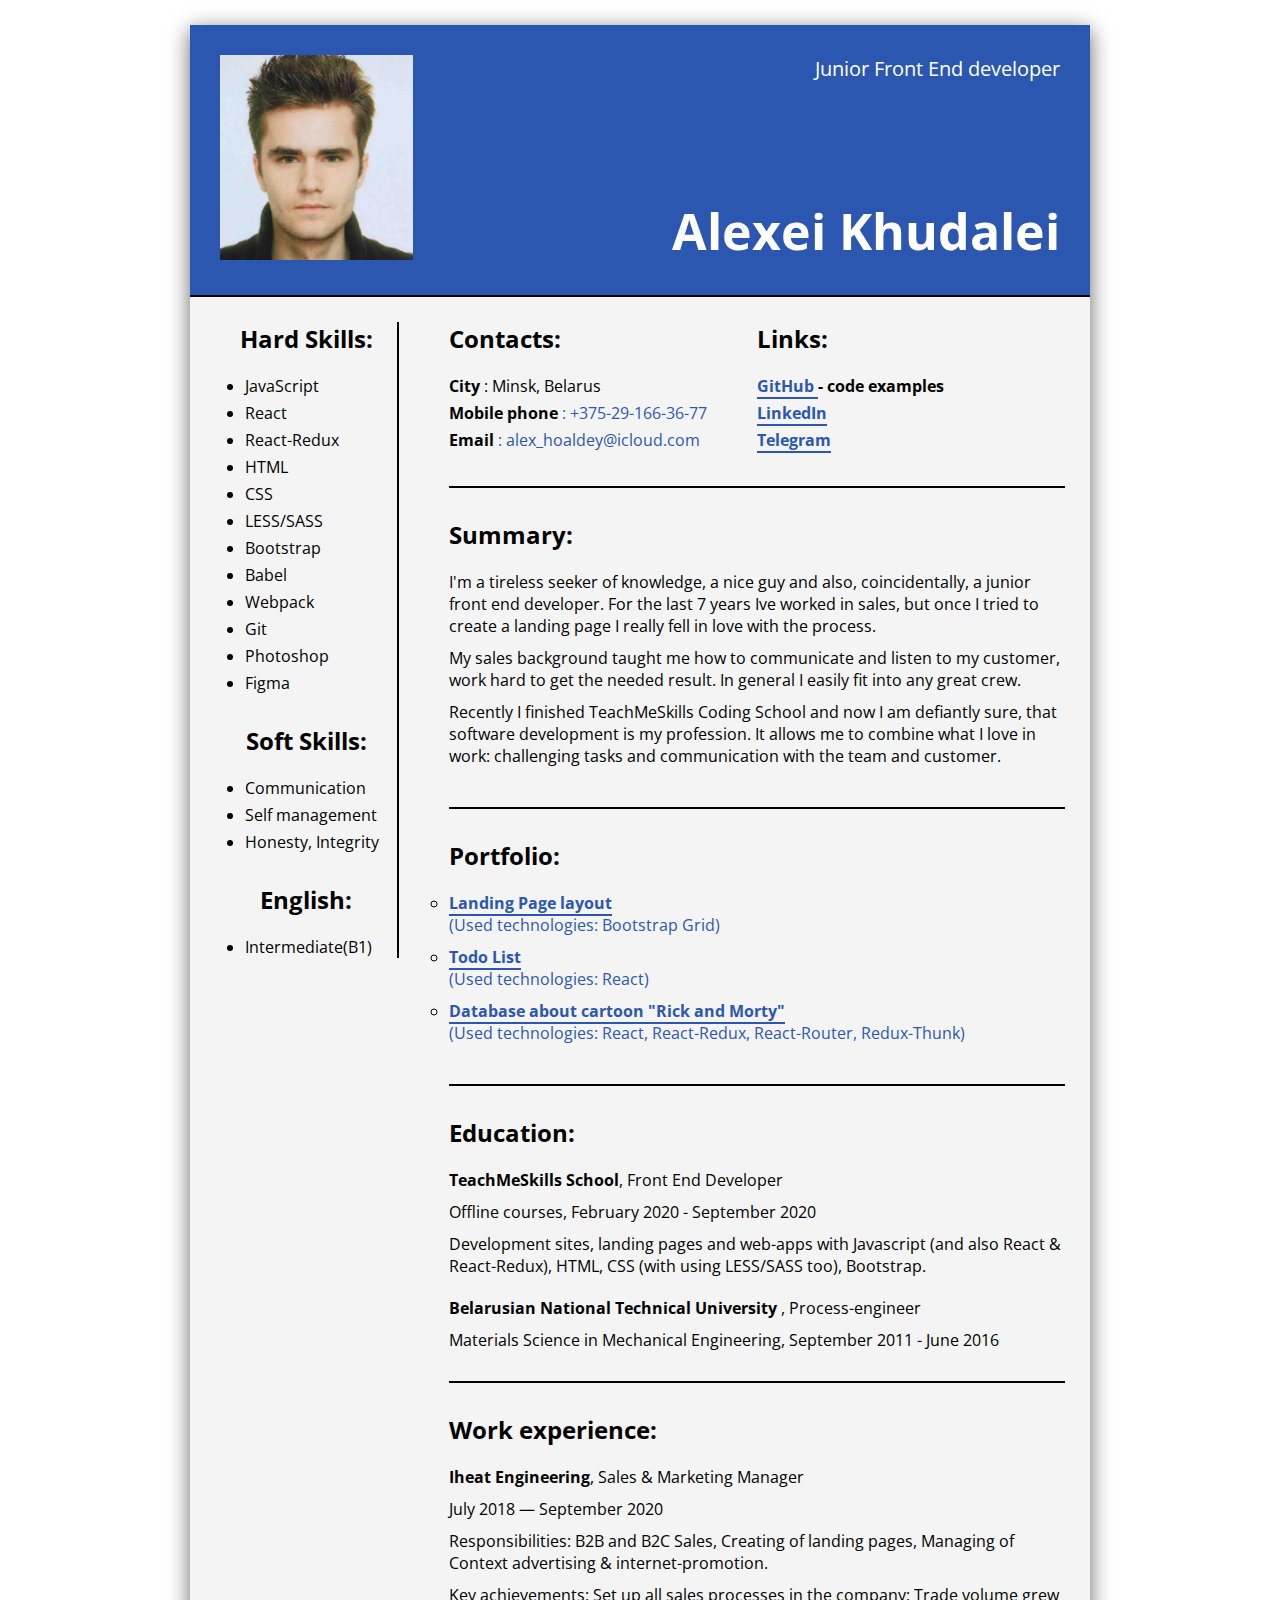
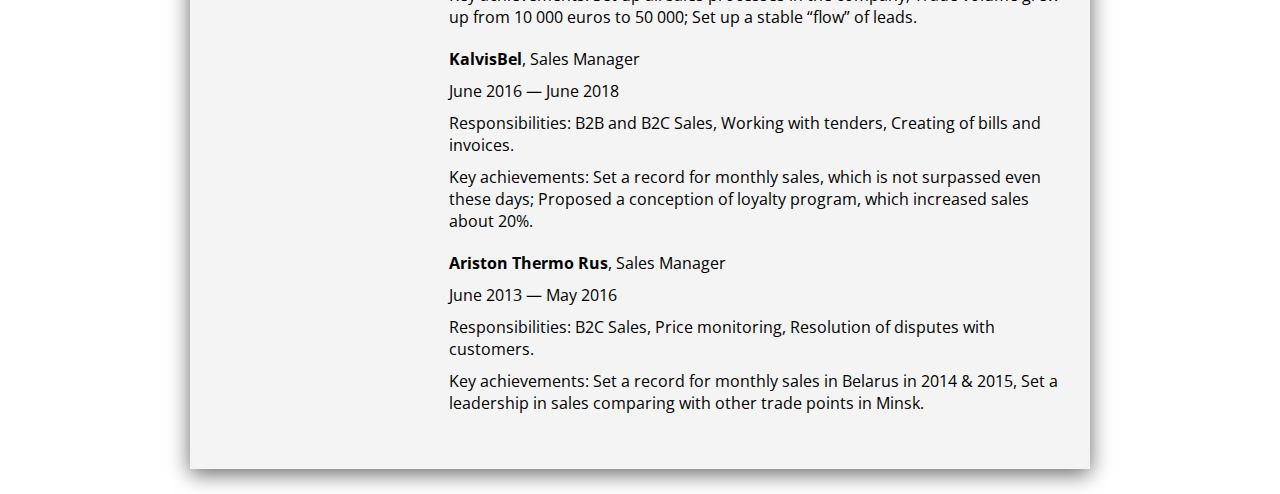
<file: cv/index.html>
<!DOCTYPE html>
<html lang="en">
  <head>
    <meta charset="UTF-8" />
    <meta name="viewport" content="width=device-width, initial-scale=1.0" />
    <title>CV Alexei Khudalei</title>
    <link
      href="https://fonts.googleapis.com/css2?family=Open+Sans:ital,wght@0,300;0,400;0,600;0,700;0,800;1,300;1,400;1,600;1,700;1,800&display=swap"
      rel="stylesheet"
    />
    <link rel="stylesheet" href="./css/styles.css" />
    <link rel="stylesheet" href="./css/media/media.css" />
  </head>

  <body>
    <div class="wrapper">
      <header class="header">
        <div class="avatar">
          <img src="./img/avatar.jpeg" alt="photo" />
        </div>

        <div class="info">
          <p class="position">Junior Front End developer</p>
          <h1 class="name">Alexei Khudalei</h1>
        </div>
      </header>

      <main>
        <aside>
          <div class="skills">
            <div class="hard_skills">
              <h2>Hard Skills:</h2>
              <ul>
                <li>JavaScript</li>
                <li>React</li>
                <li>React-Redux</li>
                <li>HTML</li>
                <li>CSS</li>
                <li>LESS/SASS</li>
                <li>Bootstrap</li>
                <li>Babel</li>
                <li>Webpack</li>
                <li>Git</li>
                <li>Photoshop</li>
                <li>Figma</li>
              </ul>
            </div>
            <div class="soft_skills">
              <h2>Soft Skills:</h2>
              <ul>
                <li>Communication</li>
                <li>Self management</li>
                <li>Honesty, Integrity</li>
              </ul>
            </div>
            <div class="english_level">
              <h2>English:</h2>
              <ul>
                <li>Intermediate(B1)</li>
              </ul>
            </div>
          </div>
        </aside>

        <section class="main_info">
          <div class="contacts_and_links">
            <div class="contacts">
              <h2>Contacts:</h2>
              <ul>
                <li><span> City</span> : Minsk, Belarus</li>
                <li>
                  <span> Mobile phone</span>
                  <a href="tel:+375-29-166-36-77"> : +375-29-166-36-77</a>
                </li>
                <li>
                  <span> Email</span>
                  <a href="mailto:alex_hoaldey@icloud.com"> : alex_hoaldey@icloud.com</a>
                </li>
              </ul>
            </div>
            <div class="links">
              <h2>Links:</h2>
              <ul>
                <li>
                  <a target="_blank" href="https://github.com/AlexBibig"><span>GitHub </span> </a
                  ><span class="code_examples">- code examples</span>
                </li>

                <li>
                  <a target="_blank" href="https://www.linkedin.com/in/alexei-khudalei-5b46b5180/"
                    ><span>LinkedIn</span>
                  </a>
                </li>
                <li>
                  <a target="_blank" href="https://t.me/alexHdy"><span>Telegram</span> </a>
                </li>
              </ul>
            </div>
          </div>

          <div class="summary">
            <h2>Summary:</h2>
            <p>
              I'm a tireless seeker of knowledge, a nice guy and also, coincidentally, a junior
              front end developer. For the last 7 years Ive worked in sales, but once I tried to
              create a landing page I really fell in love with the process.
            </p>
            <p>
              My sales background taught me how to communicate and listen to my customer, work hard
              to get the needed result. In general I easily fit into any great crew.
            </p>
            <p>
              Recently I finished TeachMeSkills Coding School and now I am defiantly sure, that
              software development is my profession. It allows me to combine what I love in work:
              challenging tasks and communication with the team and customer.
            </p>
          </div>

          <div class="portfolio">
            <h2>Portfolio:</h2>
            <ul>
              <li>
                <a target="_blank" href="https://alexbibig.github.io/TMS-HTML-CSS/">
                  <span> Landing Page layout </span>
                  <p>(Used technologies: Bootstrap Grid)</p>
                </a>
              </li>
              <li>
                <a target="_blank" href="https://alexbibig.github.io/TMS-React-toDoList/"
                  ><span> Todo List </span>
                  <p>(Used technologies: React)</p>
                </a>
              </li>
              <li>
                <a target="_blank" href="https://alexbibig.github.io/TMS-React-Rick-Morty-DataBase/"
                  ><span> Database about cartoon "Rick and Morty" </span>
                  <p>(Used technologies: React, React-Redux, React-Router, Redux-Thunk)</p>
                </a>
              </li>
            </ul>
          </div>

          <div class="education">
            <h2>Education:</h2>
            <ul>
              <li>
                <p><span>TeachMeSkills School</span>, Front End Developer</p>
                <p>Offline courses, February 2020 - September 2020</p>
                <p>
                  Development sites, landing pages and web-apps with Javascript (and also React &
                  React-Redux), HTML, CSS (with using LESS/SASS too), Bootstrap.
                </p>
                <!-- <a href="https://alexbibig.github.io/TMS-React-Rick-Morty-DataBase/"
                  ><span>Link to course project</span></a
                > -->
              </li>
              <li>
                <p><span>Belarusian National Technical University </span>, Process-engineer</p>
                <p>Materials Science in Mechanical Engineering, September 2011 - June 2016</p>
              </li>
            </ul>
          </div>
          <div class="experience">
            <h2>Work experience:</h2>
            <ul>
              <li>
                <p><span>Iheat Engineering</span>, Sales & Marketing Manager</p>
                <p>July 2018 — September 2020</p>
                <p>
                  Responsibilities: B2B and B2C Sales, Creating of landing pages, Managing of
                  Context advertising & internet-promotion.
                </p>
                <p>
                  Key achievements: Set up all sales processes in the company; Trade volume grew up
                  from 10 000 euros to 50 000; Set up a stable “flow” of leads.
                </p>
              </li>
              <li>
                <p><span>KalvisBel</span>, Sales Manager</p>
                <p>June 2016 — June 2018</p>
                <p>
                  Responsibilities: B2B and B2C Sales, Working with tenders, Creating of bills and
                  invoices.
                </p>
                <p>
                  Key achievements: Set a record for monthly sales, which is not surpassed even
                  these days; Proposed a conception of loyalty program, which increased sales about
                  20%.
                </p>
              </li>
              <li>
                <p><span>Ariston Thermo Rus</span>, Sales Manager</p>
                <p>June 2013 — May 2016</p>
                <p>
                  Responsibilities: B2C Sales, Price monitoring, Resolution of disputes with
                  customers.
                </p>
                <p>
                  Key achievements: Set a record for monthly sales in Belarus in 2014 & 2015, Set a
                  leadership in sales comparing with other trade points in Minsk.
                </p>
              </li>
            </ul>
          </div>
        </section>
      </main>
    </div>
  </body>
</html>
</file>
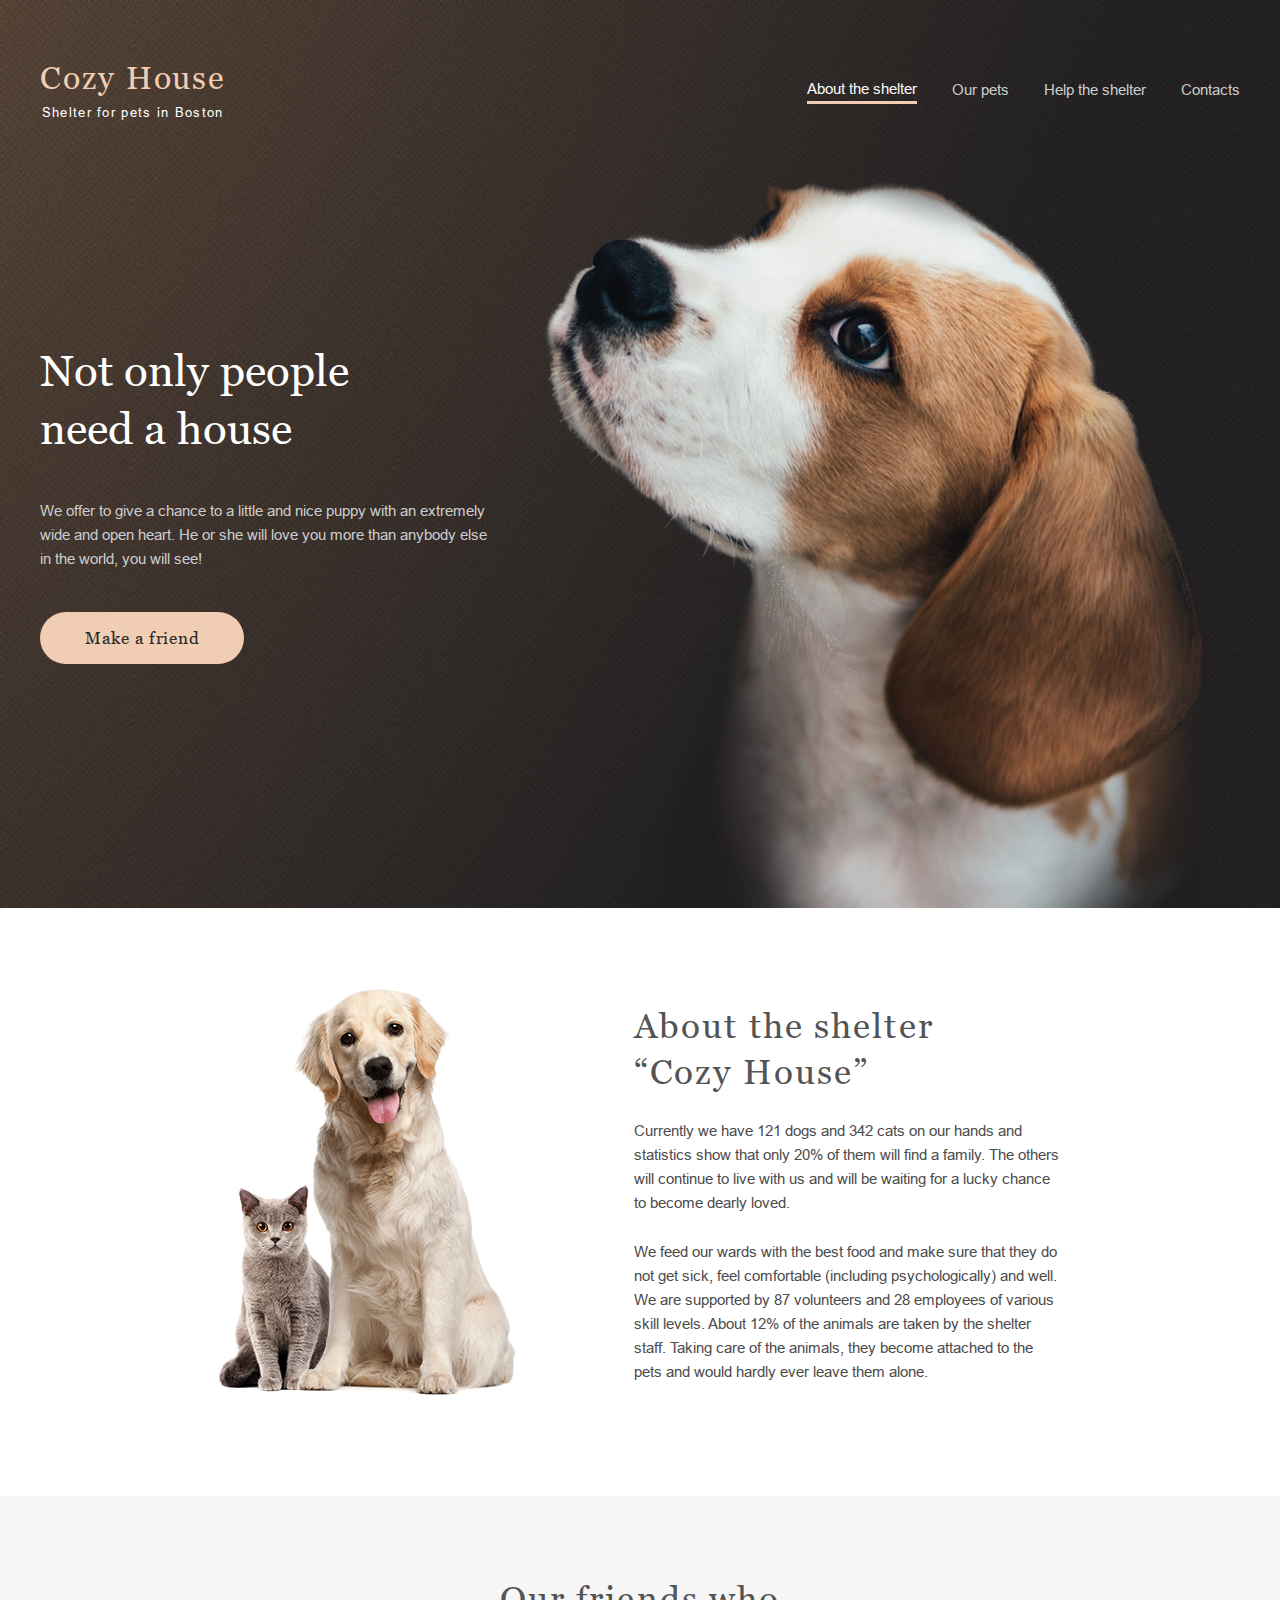
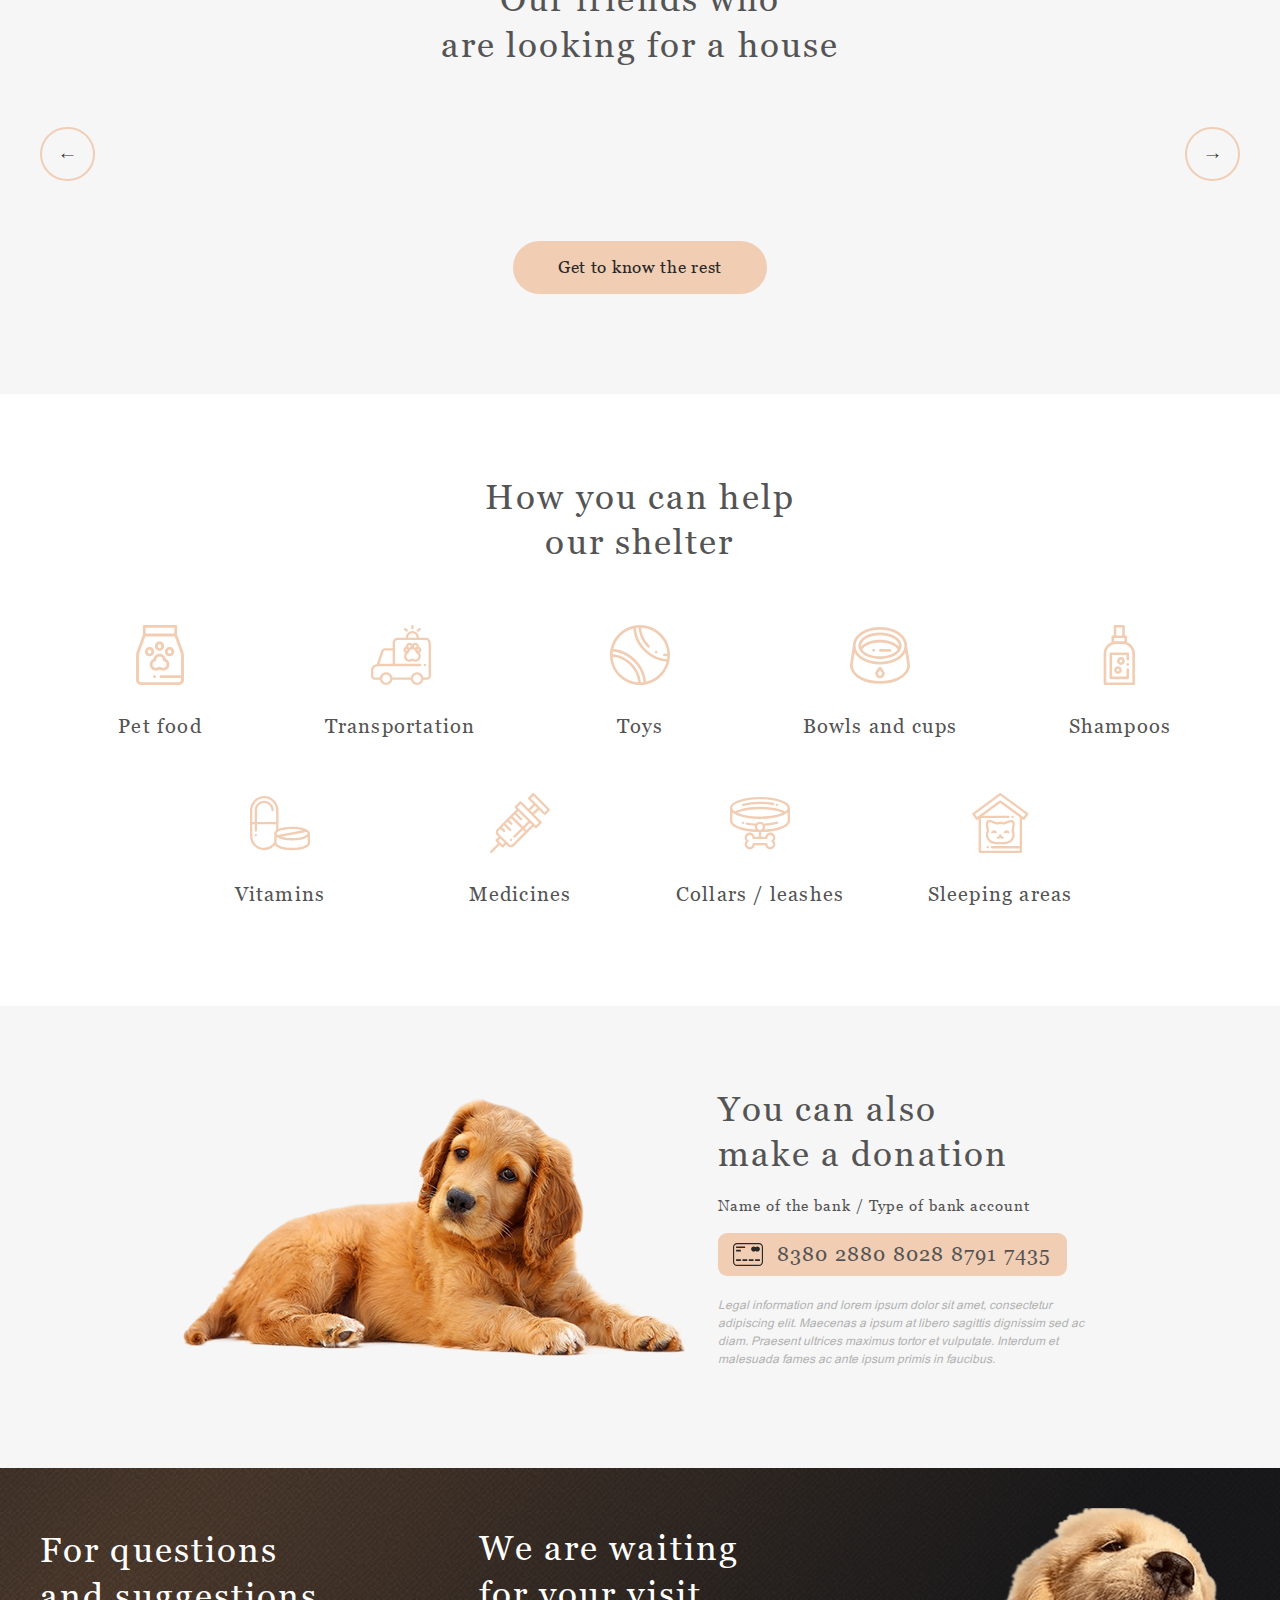
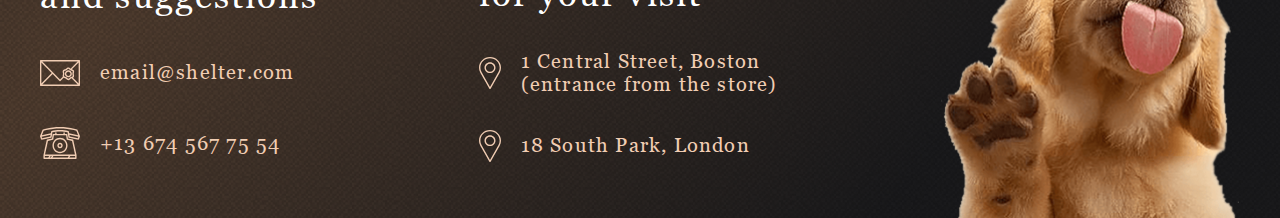
<file: shelter/pages/main/main.html>
<!DOCTYPE html>
<html lang="en">
  <head>
    <meta charset="UTF-8" />
    <meta name="viewport" content="width=device-width, initial-scale=1.0" />
    <title>Document</title>

    <link rel="stylesheet" href="./css/main.css" />
  </head>

  <body>
    <div class="container">
      <section class="start-screen">
        <div class="wrapper">
          <header class="header">
            <a href="../main/main.html" class="header__logo">
              <span class="header__logo-title title">Cozy House</span>
              <span class="header__logo-subtitle description">Shelter for pets in Boston</span>
            </a>

            <div class="header__burger-menu">
              <div class="header__burger-menu-line"></div>
              <div class="header__burger-menu-line"></div>
              <div class="header__burger-menu-line"></div>
            </div>

            <nav class="header__nav">
              <a href="./main.html" class="header__nav-item description header__nav-item_active"
                >About the shelter</a
              >
              <a href="../pets/pets.html" class="header__nav-item description">Our pets</a>
              <a href="#" class="header__nav-item description">Help the shelter</a>
              <a href="#" class="header__nav-item description">Contacts</a>
            </nav>
          </header>

          <div class="start-screen__content">
            <div class="start-screen__text-block">
              <h1 class="start-screen__title title">Not only people need a house</h1>
              <p class="start-screen__description description">
                We offer to give a chance to a little and nice puppy with an extremely wide and open
                heart. He or she will love you more than anybody else in the world, you will see!
              </p>
              <a href="../pets/pets.html" class="button">Make a friend</a>
            </div>

            <div class="start-screen__image-block">
              <img src="../../assets/images/start-screen-puppy.png" alt="puppy_image" />
            </div>
          </div>
        </div>
      </section>

      <section class="about">
        <div class="about__wrapper wrapper">
          <div class="about__image-block">
            <img src="../../assets/images/about-pets.png" alt="pets" />
          </div>
          <div class="about__text-block">
            <h2 class="about__title title">About the shelter “Cozy House”</h2>
            <p class="about__description description">
              Currently we have 121 dogs and 342 cats on our hands and statistics show that only 20%
              of them will find a family. The others will continue to live with us and will be
              waiting for a lucky chance to become dearly loved.
            </p>
            <p class="about__description description">
              We feed our wards with the best food and make sure that they do not get sick, feel
              comfortable (including psychologically) and well. We are supported by 87 volunteers
              and 28 employees of various skill levels. About 12% of the animals are taken by the
              shelter staff. Taking care of the animals, they become attached to the pets and would
              hardly ever leave them alone.
            </p>
          </div>
        </div>
      </section>

      <section class="pets">
        <div class="pets__wrapper wrapper">
          <h2 class="pets__title title">
            Our friends who <br />
            are looking for a house
          </h2>

          <div class="pets__content">
            <button class="pets__button-arrow prev">&#8592;</button>

            <div class="pets__slider siema">
              <!-- <div class="pets__cart">
                <img
                  src="../../assets/images/pets-katrine.png"
                  alt="solo_pets_image"
                  class="pets__image"
                />
                <h3 class="pets__name title">Katrine</h3>
                <button class="pets__button secondary-button">Learn more</button>
              </div>

              <div class="pets__cart">
                <img
                  src="../../assets/images/pets-jennifer.png"
                  alt="solo_pets_image"
                  class="pets__image"
                />
                <h3 class="pets__name title">Jennifer</h3>
                <button class="pets__button secondary-button">Learn more</button>
              </div>

              <div class="pets__cart">
                <img
                  src="../../assets/images/pets-woody.png"
                  alt="solo_pets_image"
                  class="pets__image"
                />
                <h3 class="pets__name title">Woody</h3>
                <button class="pets__button secondary-button">Learn more</button>
              </div> -->
            </div>

            <button class="pets__button-arrow next">&#8594;</button>
          </div>

          <a href="../pets/pets.html" class="pets__button button">Get to know the rest</a>
        </div>
      </section>

      <section class="help">
        <div class="help__wrapper wrapper">
          <h2 class="help__title title">How you can help our shelter</h2>
          <div class="help__rows-wrapper">
            <div class="help__item">
              <img src="../../assets/icons/icon-pet-food.svg" alt="icon" />
              <h4 class="help__item-title title">Pet food</h4>
            </div>
            <div class="help__item">
              <img src="../../assets/icons/icon-transportation.svg" alt="icon" />
              <h4 class="help__item-title title">Transportation</h4>
            </div>
            <div class="help__item">
              <img src="../../assets/icons/icon-toys.svg" alt="icon" />
              <h4 class="help__item-title title">Toys</h4>
            </div>
            <div class="help__item">
              <img src="../../assets/icons/icon-bowls-and-cups.svg" alt="icon" />
              <h4 class="help__item-title title">Bowls and cups</h4>
            </div>
            <div class="help__item">
              <img src="../../assets/icons/icon-shampoos.svg" alt="icon" />
              <h4 class="help__item-title title">Shampoos</h4>
            </div>
            <div class="help__item">
              <img src="../../assets/icons/icon-vitamins.svg" alt="icon" />
              <h4 class="help__item-title title">Vitamins</h4>
            </div>
            <div class="help__item">
              <img src="../../assets/icons/icon-medicines.svg" alt="icon" />
              <h4 class="help__item-title title">Medicines</h4>
            </div>
            <div class="help__item">
              <img src="../../assets/icons/icon-collars-leashes.svg" alt="icon" />
              <h4 class="help__item-title title">Collars / leashes</h4>
            </div>
            <div class="help__item">
              <img src="../../assets/icons/icon-sleeping-area.svg" alt="icon" />
              <h4 class="help__item-title title">Sleeping areas</h4>
            </div>
          </div>
        </div>
      </section>

      <section class="donation">
        <div class="donation__wrapper wrapper">
          <div class="donation__image-block">
            <img src="../../assets/images/donation-dog.png" alt="donation_dog" />
          </div>
          <div class="donation__content">
            <h2 class="donation__title title">You can also make a donation</h2>
            <h5 class="donation__description title">Name of the bank / Type of bank account</h5>
            <a href="#" class="donation__card-block">
              <img src="../../assets/icons/credit-card.svg" alt="credit-card-icon" />
              <span class="donation__card-number title">8380 2880 8028 8791 7435</span>
            </a>
            <p class="donation__legal-info description">
              Legal information and lorem ipsum dolor sit amet, consectetur adipiscing elit.
              Maecenas a ipsum at libero sagittis dignissim sed ac diam. Praesent ultrices maximus
              tortor et vulputate. Interdum et malesuada fames ac ante ipsum primis in faucibus.
            </p>
          </div>
        </div>
      </section>

      <footer class="footer">
        <div class="footer__wrapper wrapper">
          <div class="footer__contact-info">
            <h2 class="footer__title title">For questions and suggestions</h2>
            <a href="mailto:mail@shelter.com" class="footer__item">
              <img src="../../assets/icons/icon-email.svg" alt="location-logo" />
              <span class="title footer__icon-description">email@shelter.com</span>
            </a>
            <a href="tel:+136745677554" class="footer__item">
              <img src="../../assets/icons/icon-phone.svg" alt="location-logo" />
              <span class="title footer__icon-description">+13 674 567 75 54</span>
            </a>
          </div>
          <div class="footer__location-info">
            <h2 class="footer__title title">We are waiting for your visit</h2>
            <a href="https://goo.gl/maps/Q1JXr7cZYYkqqRWV8" target="_blank" class="footer__item">
              <img src="../../assets/icons/icon-marker.svg" alt="location-logo" />
              <span class="title footer__icon-description"
                >1 Central Street, Boston (entrance from the store)</span
              >
            </a>
            <a href="https://goo.gl/maps/Q1JXr7cZYYkqqRWV8" target="_blank" class="footer__item">
              <img src="../../assets/icons/icon-marker.svg" alt="location-logo" />
              <span class="title footer__icon-description">18 South Park, London</span>
            </a>
          </div>
          <div class="footer__image-block">
            <img src="../../assets/images/footer-puppy.png" alt="footer-puppy" />
          </div>
        </div>
      </footer>
    </div>
    <div class="overlay"></div>

    <script src="../../assets/siema.min.js"></script>
    <script src="./js/main.js"></script>
  </body>
</html>
</file>
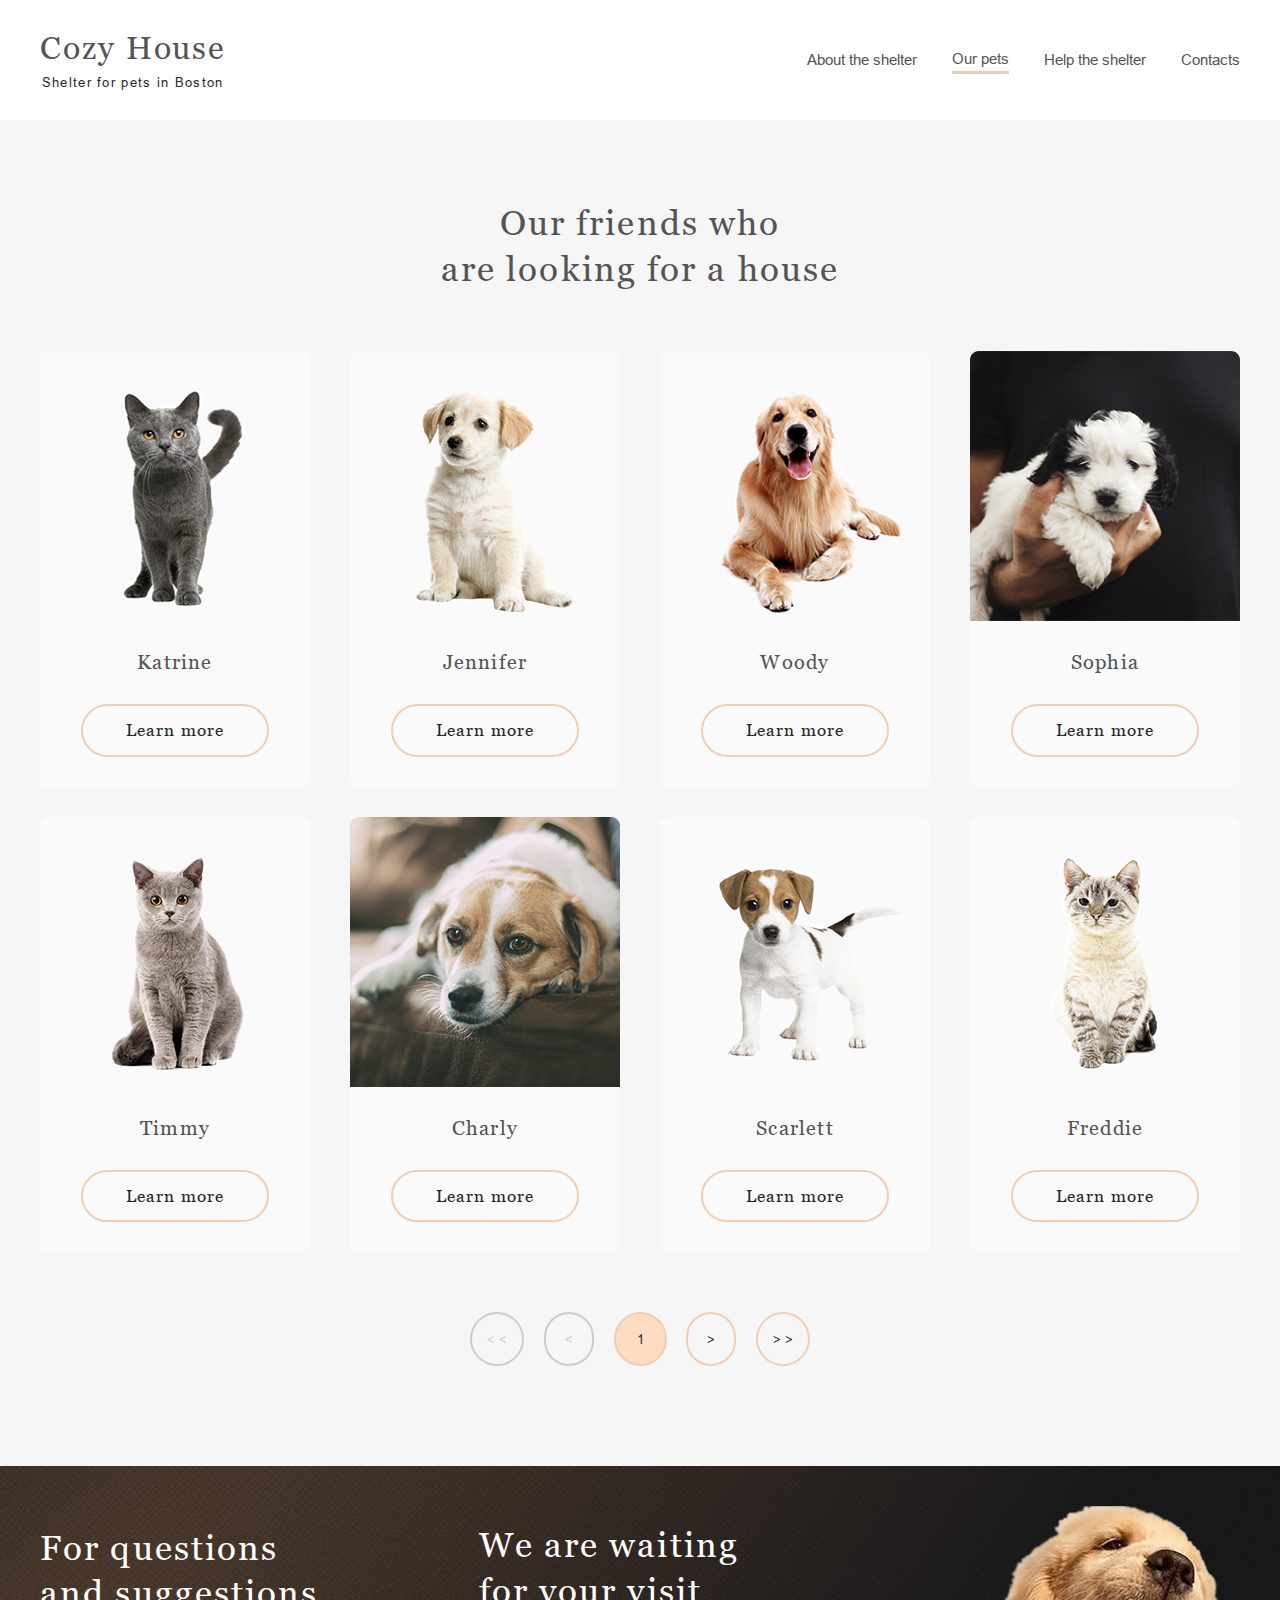
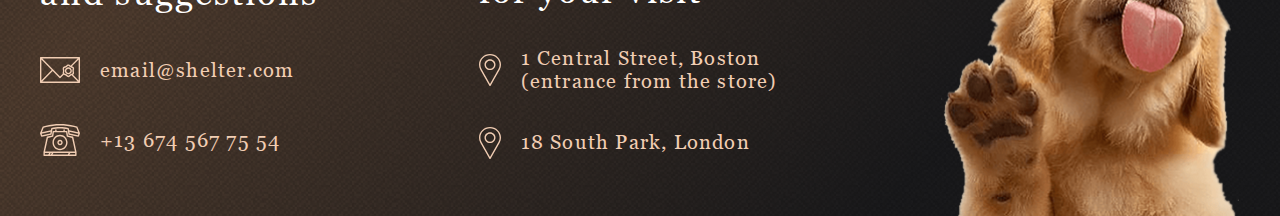
<file: shelter/pages/pets/pets.html>
<!DOCTYPE html>
<html lang="en">
  <head>
    <meta charset="UTF-8" />
    <meta name="viewport" content="width=device-width, initial-scale=1.0" />
    <title>Document</title>
    <link rel="stylesheet" href="./css/pets.css" />
  </head>
  <body>
    <div class="container">
      <header class="header">
        <div class="header__wrapper wrapper">
          <a href="../main/main.html" class="header__logo">
            <span class="header__logo-title title">Cozy House</span>
            <span class="header__logo-subtitle description">Shelter for pets in Boston</span>
          </a>

          <div class="header__burger-menu">
            <div class="header__burger-menu-line"></div>
            <div class="header__burger-menu-line"></div>
            <div class="header__burger-menu-line"></div>
          </div>

          <nav class="header__nav">
            <a href="../main/main.html" class="header__nav-item description">About the shelter</a>
            <a href="./pets.html" class="header__nav-item description header__nav-item_active"
              >Our pets</a
            >
            <a href="#" class="header__nav-item description">Help the shelter</a>
            <a href="#" class="header__nav-item description">Contacts</a>
          </nav>
        </div>
      </header>

      <section class="pets">
        <div class="pets__wrapper wrapper">
          <h2 class="pets__title title">
            Our friends who <br />
            are looking for a house
          </h2>
          <div class="pets__content">
            <div class="pets__cart">
              <img
                src="../../assets/images/katrine.png"
                alt="solo_pets_image"
                class="pets__image"
              />
              <h3 class="pets__name title">Katrine</h3>
              <button class="pets__button secondary-button">Learn more</button>
            </div>
            <div class="pets__cart">
              <img
                src="../../assets/images/jennifer.png"
                alt="solo_pets_image"
                class="pets__image"
              />
              <h3 class="pets__name title">Jennifer</h3>
              <button class="pets__button secondary-button">Learn more</button>
            </div>
            <div class="pets__cart">
              <img src="../../assets/images/woody.png" alt="solo_pets_image" class="pets__image" />
              <h3 class="pets__name title">Woody</h3>
              <button class="pets__button secondary-button">Learn more</button>
            </div>
            <div class="pets__cart">
              <img src="../../assets/images/sophia.png" alt="solo_pets_image" class="pets__image" />
              <h3 class="pets__name title">Sophia</h3>
              <button class="pets__button secondary-button">Learn more</button>
            </div>
            <div class="pets__cart">
              <img src="../../assets/images/timmy.png" alt="solo_pets_image" class="pets__image" />
              <h3 class="pets__name title">Timmy</h3>
              <button class="pets__button secondary-button">Learn more</button>
            </div>
            <div class="pets__cart">
              <img src="../../assets/images/charly.png" alt="solo_pets_image" class="pets__image" />
              <h3 class="pets__name title">Charly</h3>
              <button class="pets__button secondary-button">Learn more</button>
            </div>
            <div class="pets__cart">
              <img
                src="../../assets/images/scarlett.png"
                alt="solo_pets_image"
                class="pets__image"
              />
              <h3 class="pets__name title">Scarlett</h3>
              <button class="pets__button secondary-button">Learn more</button>
            </div>
            <div class="pets__cart">
              <img
                src="../../assets/images/freddie.png"
                alt="solo_pets_image"
                class="pets__image"
              />
              <h3 class="pets__name title">Freddie</h3>
              <button class="pets__button secondary-button">Learn more</button>
            </div>
          </div>
          <div class="pets__btns-block">
            <button disabled class="pets__button-arrow pets__button-arrow_double-arrow">
              &#60; &#60;
            </button>
            <button disabled class="pets__button-arrow">&#60;</button>
            <button class="pets__button-arrow pets__button-arrow_page-number">1</button>
            <button class="pets__button-arrow">&#62;</button>
            <button class="pets__button-arrow pets__button-arrow_double-arrow">&#62; &#62;</button>
          </div>
        </div>
      </section>

      <footer class="footer">
        <div class="footer__wrapper wrapper">
          <div class="footer__contact-info">
            <h2 class="footer__title title">For questions and suggestions</h2>
            <a href="mailto:mail@shelter.com" class="footer__item">
              <img src="../../assets/icons/icon-email.svg" alt="location-logo" />
              <span class="title footer__icon-description">email@shelter.com</span>
            </a>
            <a href="tel:+136745677554" class="footer__item">
              <img src="../../assets/icons/icon-phone.svg" alt="location-logo" />
              <span class="title footer__icon-description">+13 674 567 75 54</span>
            </a>
          </div>
          <div class="footer__location-info">
            <h2 class="footer__title title">We are waiting for your visit</h2>
            <a href="https://goo.gl/maps/Q1JXr7cZYYkqqRWV8" target="_blank" class="footer__item">
              <img src="../../assets/icons/icon-marker.svg" alt="location-logo" />
              <span class="title footer__icon-description"
                >1 Central Street, Boston (entrance from the store)</span
              >
            </a>
            <a href="https://goo.gl/maps/Q1JXr7cZYYkqqRWV8" target="_blank" class="footer__item">
              <img src="../../assets/icons/icon-marker.svg" alt="location-logo" />
              <span class="title footer__icon-description">18 South Park, London</span>
            </a>
          </div>
          <div class="footer__image-block">
            <img src="../../assets/images/footer-puppy.png" alt="footer-puppy" />
          </div>
        </div>
      </footer>
    </div>
    <div class="overlay"></div>
    <script src="./js/pets.js"></script>
  </body>
</html>
</file>
<file: cv/css/styles.css>
* {
  margin: 0;
  padding: 0;
  border: 0;
}
html {
  font-family: 'Open Sans', sans-serif;
}
.wrapper {
  max-width: 900px;
  margin: 25px auto;
  box-shadow: 0px 5px 20px 0px rgba(0, 0, 0, 0.6);
}
span {
  font-weight: bold;
}
.header {
  display: flex;
  justify-content: space-between;
  padding: 30px;
  background-color: #2b57b1;
  border-bottom: 2px solid black;
}
.header .avatar img {
  width: 45%;
  height: auto;
}
.header .info {
  text-align: right;
  color: white;
  display: flex;
  flex-direction: column;
  justify-content: space-between;
}
.header .info .name {
  font-size: 50px;
  font-weight: 700;
}
.header .info p {
  margin-bottom: 30px;
  font-size: 20px;
}
main {
  display: flex;
  background-color: #f4f4f4;
}
main h2 {
  margin-bottom: 20px;
}
main a,
main a:visited {
  text-decoration: none;
  color: #2b57b1;
  border-bottom: 2px solid #2b57b1;
}
main aside {
  padding: 25px;
  width: 23%;
}
main aside .skills {
  border-right: 2px solid black;
}
main aside .skills h2 {
  text-align: center;
}
main aside .skills ul {
  margin-left: 30px;
}
main aside .skills ul li {
  margin-bottom: 5px;
}
main aside .skills .hard_skills,
main aside .skills .soft_skills {
  margin-bottom: 30px;
}
main .main_info {
  padding: 25px;
  width: 77%;
}
main .main_info ul {
  list-style: none;
}
main .main_info .contacts_and_links {
  display: flex;
}
main .main_info .contacts_and_links .contacts li a {
  border: none;
}
main .main_info .contacts_and_links div {
  width: 50%;
}
main .main_info .contacts_and_links div li {
  margin-bottom: 5px;
}
main .main_info .summary p {
  margin-bottom: 10px;
  line-height: 22px;
}
main .main_info .portfolio ul {
  list-style: circle;
}
main .main_info .portfolio ul li {
  margin-bottom: 10px;
}
main .main_info .education li:not(:last-child),
main .main_info .experience li:not(:last-child) {
  margin-bottom: 20px;
}
main .main_info .education p:not(:last-child),
main .main_info .experience p:not(:last-child) {
  margin-bottom: 10px;
}
main .main_info > div:first-child {
  padding-bottom: 30px;
}
main .main_info > div:not(:first-child) {
  padding: 30px 0px;
  border-top: 2px solid black;
}
</file>
<file: cv/css/media/media.css>
@media (max-width: 899px) {
  main aside .skills {
    margin-right: -15px;
  }
  main aside .skills ul {
    margin-left: 15px;
  }
  .main_info .contacts_and_links .contacts {
    width: 60%;
  }
}
@media (max-width: 751px) {
  .header .avatar img {
    height: 100%;
    width: 100%;
  }
  main aside .skills {
    border-right: none;
  }
  main .main_info .contacts_and_links {
    flex-direction: column;
  }
  main .main_info .contacts_and_links .contacts,
  main .main_info .contacts_and_links .links {
    width: 100%;
  }
  main .main_info .contacts_and_links .contacts {
    margin-bottom: 20px;
  }
}
@media (max-width: 551px) {
  .header {
    display: block;
  }
  .header .info {
    text-align: center;
    margin-top: 20px;
  }
  main {
    display: block;
  }
  main h2 {
    text-align: center;
  }
  main aside {
    display: block;
    width: auto;
  }
  main aside .skills div > ul {
    padding: 0 27%;
  }
  main .main_info {
    width: auto;
  }
  main .main_info .contacts_and_links {
    flex-direction: column;
  }
  main .main_info > div:first-child {
    padding: 30px 0px;
    border-top: 2px solid black;
  }
}
</file>
<file: shelter/pages/main/css/main.css>
@font-face {
  font-family: Arial;
  src: url("../../../assets/fonts/ArialRegular.ttf");
}

@font-face {
  font-family: Georgia;
  src: url("../../../assets/fonts/georgia.ttf");
}

* {
  margin: 0;
  padding: 0;
  -webkit-box-sizing: border-box;
          box-sizing: border-box;
}

:root {
  font-size: 12px;
}

.container {
  margin: 0 auto;
  max-width: 1280px;
}

.wrapper {
  margin: 0 auto;
  width: calc(100% - 80px);
}

.button {
  padding: 15px 45px;
  border-radius: 100px;
  outline: none;
  font-family: Georgia, sans-serif;
  font-style: normal;
  font-weight: normal;
  font-size: 1.42rem;
  line-height: 130%;
  letter-spacing: 0.06rem;
  color: #292929;
  background: #f1cdb3;
  border: none;
  text-decoration: none;
}

.button:hover {
  cursor: pointer;
  background: #fddcc4;
}

.secondary-button {
  padding: 13px 43px;
  border: 2px solid #f1cdb3;
  border-radius: 100px;
  font-family: Georgia;
  font-style: normal;
  font-weight: normal;
  font-size: 1.42rem;
  line-height: 130%;
  letter-spacing: 0.06em;
  color: #292929;
  outline: none;
}

.secondary-button:hover {
  cursor: pointer;
  background: #fddcc4;
}

.title {
  font-family: Georgia, sans-serif;
  font-style: normal;
  font-weight: normal;
  font-size: 2.92rem;
  line-height: 130%;
  letter-spacing: 0.06em;
  color: #545454;
}

.description {
  font-family: Arial, sans-serif;
  font-style: normal;
  font-weight: normal;
  font-size: 1.25rem;
  line-height: 160%;
  color: #4c4c4c;
}

.start-screen {
  background: url(../../../assets/images/start-screen-gradient-background.png), no-repeat, center;
  background-size: cover;
  width: 100%;
  height: auto;
}

.start-screen__content {
  display: -webkit-box;
  display: -ms-flexbox;
  display: flex;
  -webkit-box-pack: justify;
      -ms-flex-pack: justify;
          justify-content: space-between;
}

.start-screen__text-block {
  display: -webkit-box;
  display: -ms-flexbox;
  display: flex;
  -webkit-box-orient: vertical;
  -webkit-box-direction: normal;
      -ms-flex-direction: column;
          flex-direction: column;
  -webkit-box-pack: center;
      -ms-flex-pack: center;
          justify-content: center;
  -webkit-box-align: start;
      -ms-flex-align: start;
          align-items: flex-start;
}

.start-screen__title {
  width: 310px;
  font-size: 3.67rem;
  letter-spacing: normal;
  color: #ffffff;
  margin-bottom: 42px;
  margin-top: -82px;
}

.start-screen__description {
  width: 460px;
  color: #cdcdcd;
  margin-bottom: 41px;
}

.start-screen__image-block img {
  vertical-align: bottom;
}

.header {
  display: -webkit-box;
  display: -ms-flexbox;
  display: flex;
  -webkit-box-pack: justify;
      -ms-flex-pack: justify;
          justify-content: space-between;
  -webkit-box-align: center;
      -ms-flex-align: center;
          align-items: center;
  padding: 60px 0;
}

.header__logo {
  display: -webkit-box;
  display: -ms-flexbox;
  display: flex;
  -webkit-box-orient: vertical;
  -webkit-box-direction: normal;
      -ms-flex-direction: column;
          flex-direction: column;
  cursor: pointer;
  text-decoration: none;
}

.header__logo-title {
  text-align: center;
  color: #f1cdb3;
  font-size: 2.67rem;
  line-height: 110%;
  margin-bottom: 10px;
}

.header__logo-subtitle {
  text-align: center;
  font-size: 1.08rem;
  line-height: 15px;
  letter-spacing: 0.1em;
  color: #ffffff;
}

.header__burger-menu {
  width: 30px;
  height: 30px;
  cursor: pointer;
  display: -webkit-box;
  display: -ms-flexbox;
  display: flex;
  -webkit-box-orient: vertical;
  -webkit-box-direction: normal;
      -ms-flex-direction: column;
          flex-direction: column;
  -ms-flex-pack: distribute;
      justify-content: space-around;
  display: none;
}

.header__burger-menu-line {
  width: 100%;
  height: 2px;
  background: #f1cdb3;
}

.header__nav {
  display: -webkit-box;
  display: -ms-flexbox;
  display: flex;
  -webkit-box-align: center;
      -ms-flex-align: center;
          align-items: center;
}

.header__nav-item {
  margin-left: 35px;
  color: #cdcdcd;
  text-decoration: none;
}

.header__nav-item_active {
  color: #fafafa;
  border-bottom: 3px solid #f1cdb3;
}

.header__nav-item:active {
  color: #fafafa;
  border-bottom: 3px solid #f1cdb3;
}

.header__nav-item:hover {
  color: #fafafa;
}

.about {
  background: #ffffff;
}

.about__wrapper {
  display: -webkit-box;
  display: -ms-flexbox;
  display: flex;
  -webkit-box-pack: justify;
      -ms-flex-pack: justify;
          justify-content: space-between;
  padding: 80px 0 100px;
}

.about__image-block {
  width: 49.5%;
  display: -webkit-box;
  display: -ms-flexbox;
  display: flex;
  -webkit-box-pack: center;
      -ms-flex-pack: center;
          justify-content: center;
  padding-left: 60px;
}

.about__text-block {
  width: 50.5%;
}

.about__title {
  margin-top: 15px;
  width: 370px;
}

.about__description {
  margin-top: 25px;
  width: 430px;
}

.pets {
  background: #f6f6f6;
}

.pets__wrapper {
  display: -webkit-box;
  display: -ms-flexbox;
  display: flex;
  -webkit-box-orient: vertical;
  -webkit-box-direction: normal;
      -ms-flex-direction: column;
          flex-direction: column;
  -webkit-box-align: center;
      -ms-flex-align: center;
          align-items: center;
  padding: 80px 0 100px;
}

.pets__title {
  text-align: center;
  margin-bottom: 60px;
}

.pets__content {
  width: 100%;
  display: -webkit-box;
  display: -ms-flexbox;
  display: flex;
  -webkit-box-pack: justify;
      -ms-flex-pack: justify;
          justify-content: space-between;
  -webkit-box-align: center;
      -ms-flex-align: center;
          align-items: center;
  margin-bottom: 60px;
}

.pets__slider {
  margin: 0 auto;
  width: 90%;
}

.pets__button-arrow {
  background: inherit;
  border: 2px solid #f1cdb3;
  color: #292929;
  padding: 17px 19px;
  border-radius: 100px;
  cursor: pointer;
  outline: none;
}

.pets__button-arrow:hover {
  background: #fddcc4;
}

.pets__cart {
  display: -webkit-box;
  display: -ms-flexbox;
  display: flex;
  -webkit-box-orient: vertical;
  -webkit-box-direction: normal;
      -ms-flex-direction: column;
          flex-direction: column;
  -webkit-box-align: center;
      -ms-flex-align: center;
          align-items: center;
  cursor: pointer;
  background: #fafafa;
  border-radius: 9px;
  padding-bottom: 30px;
  margin: 0 45px;
}

.pets__cart .secondary-button {
  background: inherit;
}

.pets__cart .secondary-button:hover {
  background: #fddcc4;
}

.pets__image {
  margin-bottom: 30px;
}

.pets__name {
  font-size: 1.67rem;
  line-height: 23px;
  margin-bottom: 30px;
}

.help__wrapper {
  display: -webkit-box;
  display: -ms-flexbox;
  display: flex;
  -webkit-box-orient: vertical;
  -webkit-box-direction: normal;
      -ms-flex-direction: column;
          flex-direction: column;
  -webkit-box-align: center;
      -ms-flex-align: center;
          align-items: center;
  padding: 80px 0 45px;
}

.help__title {
  width: 311px;
  text-align: center;
  margin-bottom: 60px;
}

.help__rows-wrapper {
  width: 100%;
  display: -webkit-box;
  display: -ms-flexbox;
  display: flex;
  -webkit-box-pack: center;
      -ms-flex-pack: center;
          justify-content: center;
  -ms-flex-wrap: wrap;
      flex-wrap: wrap;
}

.help__item {
  -ms-flex-preferred-size: 20%;
      flex-basis: 20%;
  display: -webkit-box;
  display: -ms-flexbox;
  display: flex;
  -webkit-box-orient: vertical;
  -webkit-box-direction: normal;
      -ms-flex-direction: column;
          flex-direction: column;
  -webkit-box-align: center;
      -ms-flex-align: center;
          align-items: center;
  margin-bottom: 55px;
}

.help__item-title {
  margin-top: 30px;
  font-size: 1.67rem;
  line-height: 115%;
}

.donation {
  background: #f6f6f6;
}

.donation__wrapper {
  display: -webkit-box;
  display: -ms-flexbox;
  display: flex;
  -webkit-box-pack: center;
      -ms-flex-pack: center;
          justify-content: center;
  padding: 80px 0 100px;
}

.donation__image-block {
  padding: 0 15px;
  display: -webkit-box;
  display: -ms-flexbox;
  display: flex;
  -webkit-box-align: center;
      -ms-flex-align: center;
          align-items: center;
}

.donation__content {
  padding: 0 15px;
}

.donation__title {
  width: 300px;
  margin-bottom: 20px;
}

.donation__description {
  font-size: 1.25rem;
  line-height: 110%;
  margin-bottom: 20px;
}

.donation__card-block {
  text-decoration: none;
  display: -webkit-box;
  display: -ms-flexbox;
  display: flex;
  -webkit-box-pack: justify;
      -ms-flex-pack: justify;
          justify-content: space-between;
  width: 349px;
  background: #f1cdb3;
  border-radius: 9px;
  padding: 10px 15px;
  margin-bottom: 20px;
}

.donation__card-block:hover {
  background: #fddcc4;
}

.donation__card-number {
  font-size: 1.67rem;
  line-height: 115%;
}

.donation__legal-info {
  width: 380px;
  font-style: italic;
  font-size: 1rem;
  line-height: 18px;
  color: #b2b2b2;
}

.footer {
  background: url(../../../assets/images/footer-gradient-background.png), no-repeat, right;
  background-size: cover;
  width: 100%;
  height: auto;
}

.footer__wrapper {
  display: -webkit-box;
  display: -ms-flexbox;
  display: flex;
  -webkit-box-pack: justify;
      -ms-flex-pack: justify;
          justify-content: space-between;
  padding-top: 40px;
}

.footer__contact-info, .footer__location-info {
  display: -webkit-box;
  display: -ms-flexbox;
  display: flex;
  -webkit-box-orient: vertical;
  -webkit-box-direction: normal;
      -ms-flex-direction: column;
          flex-direction: column;
  -webkit-box-align: start;
      -ms-flex-align: start;
          align-items: flex-start;
  -ms-flex-pack: distribute;
      justify-content: space-around;
  padding-bottom: 40px;
  width: 279px;
}

.footer__location-info {
  width: 302px;
}

.footer__image-block {
  width: 300px;
}

.footer__image-block img {
  vertical-align: bottom;
}

.footer__title {
  color: #ffffff;
}

.footer__item {
  text-decoration: none;
  display: -webkit-box;
  display: -ms-flexbox;
  display: flex;
  -webkit-box-align: center;
      -ms-flex-align: center;
          align-items: center;
}

.footer__item img {
  margin-right: 20px;
}

.footer__icon-description {
  font-size: 1.67rem;
  line-height: 115%;
  color: #f1cdb3;
}

.overlay {
  position: fixed;
  top: 0;
  left: 0;
  z-index: 1;
  width: 100%;
  height: 100%;
  background: rgba(41, 41, 41, 0.6);
  visibility: hidden;
}

.overlay_show {
  visibility: visible;
}

@media (max-width: 1279px) and (min-width: 768px) {
  .wrapper {
    margin: 0 auto;
    width: calc(100% - 60px);
  }
  .start-screen__content {
    -webkit-box-orient: vertical;
    -webkit-box-direction: normal;
        -ms-flex-direction: column;
            flex-direction: column;
    -webkit-box-align: center;
        -ms-flex-align: center;
            align-items: center;
  }
  .start-screen__text-block .button {
    margin: 0 auto;
    margin-bottom: 100px;
  }
  .start-screen__title {
    margin-top: 0px;
  }
  .start-screen__image-block {
    width: 82%;
  }
  .start-screen__image-block img {
    width: 100%;
  }
  .header {
    padding: 30px 0;
    margin-bottom: 30px;
  }
  .about__wrapper {
    -webkit-box-orient: vertical;
    -webkit-box-direction: reverse;
        -ms-flex-direction: column-reverse;
            flex-direction: column-reverse;
    -webkit-box-align: center;
        -ms-flex-align: center;
            align-items: center;
  }
  .about__image-block {
    padding-left: 0px;
    width: 39%;
  }
  .about__text-block {
    width: 56%;
    margin-bottom: 80px;
  }
  .pets__cart:nth-child(4) {
    display: none;
  }
  .help__item {
    -ms-flex-preferred-size: 33%;
        flex-basis: 33%;
  }
  .donation__wrapper {
    -webkit-box-orient: vertical;
    -webkit-box-direction: reverse;
        -ms-flex-direction: column-reverse;
            flex-direction: column-reverse;
    -webkit-box-align: center;
        -ms-flex-align: center;
            align-items: center;
  }
  .donation__image-block {
    padding: 0;
  }
  .donation__content {
    padding: 0;
    margin-bottom: 60px;
  }
  .footer__wrapper {
    -ms-flex-wrap: wrap;
        flex-wrap: wrap;
  }
  .footer__image-block {
    -ms-flex-preferred-size: 100%;
        flex-basis: 100%;
    display: -webkit-box;
    display: -ms-flexbox;
    display: flex;
    -webkit-box-pack: center;
        -ms-flex-pack: center;
            justify-content: center;
    margin-top: 65px;
  }
}

@media (max-width: 767px) {
  .wrapper {
    margin: 0 auto;
    width: calc(100% - 20px);
    padding: 42px 0;
  }
  .title {
    font-size: 2.08rem;
  }
  .start-screen .wrapper {
    padding: 0;
  }
  .start-screen__content {
    -webkit-box-orient: vertical;
    -webkit-box-direction: normal;
        -ms-flex-direction: column;
            flex-direction: column;
    -webkit-box-align: center;
        -ms-flex-align: center;
            align-items: center;
  }
  .start-screen__text-block {
    text-align: center;
  }
  .start-screen__text-block .button {
    margin: 0 auto;
    margin-bottom: 105px;
  }
  .start-screen__title {
    width: 100%;
    margin-top: 0px;
  }
  .start-screen__description {
    width: inherit;
  }
  .start-screen__image-block {
    width: 82%;
  }
  .start-screen__image-block img {
    width: 100%;
  }
  .header {
    padding: 30px 0;
    margin-bottom: 30px;
    position: relative;
  }
  .header__logo {
    z-index: 3;
    position: relative;
    left: 0;
    -webkit-transition: 1s;
    transition: 1s;
  }
  .header__logo-title {
    font-size: 2.92rem;
  }
  .header__burger-menu {
    display: -webkit-box;
    display: -ms-flexbox;
    display: flex;
    z-index: 3;
    -webkit-transition: 1s;
    transition: 1s;
    margin-right: 43px;
  }
  .header__nav {
    display: -webkit-box;
    display: -ms-flexbox;
    display: flex;
    -webkit-box-orient: vertical;
    -webkit-box-direction: normal;
        -ms-flex-direction: column;
            flex-direction: column;
    -webkit-box-align: center;
        -ms-flex-align: center;
            align-items: center;
    background: #292929;
    width: 320px;
    height: 100vh;
    position: fixed;
    top: 0px;
    right: -320px;
    -webkit-transition: 1s;
    transition: 1s;
    overflow: hidden;
  }
  .header__logo_change {
    left: calc(100% - 300px);
  }
  .header__nav_change {
    z-index: 2;
    right: 0px;
  }
  .header__nav-item {
    margin-left: 0px;
    margin-bottom: 40px;
    font-size: 2.67rem;
  }
  .header__nav-item:first-child {
    margin-top: 173px;
  }
  .header__burger-menu_change {
    z-index: 3;
    -webkit-transform: rotate(90deg);
            transform: rotate(90deg);
    position: fixed;
    right: 10px;
  }
  .about__wrapper {
    -webkit-box-orient: vertical;
    -webkit-box-direction: reverse;
        -ms-flex-direction: column-reverse;
            flex-direction: column-reverse;
    -webkit-box-align: center;
        -ms-flex-align: center;
            align-items: center;
  }
  .about__image-block {
    padding-left: 0px;
    width: inherit;
  }
  .about__text-block {
    width: inherit;
    margin-bottom: 42px;
  }
  .about__title {
    margin-top: 0;
    text-align: center;
    width: 100%;
  }
  .about__description {
    text-align: left;
    text-align: justify;
    width: 100%;
  }
  .pets__title {
    margin-bottom: 42px;
  }
  .pets__content {
    margin-bottom: 114px;
    position: relative;
  }
  .pets__cart {
    margin: 0 auto;
  }
  .pets__button-arrow {
    position: absolute;
    left: calc(0% - 10px + 68px);
    top: 455px;
  }
  .pets__button-arrow:last-child {
    left: calc(100% - 42px - 68px);
  }
  .help__title {
    margin-bottom: 42px;
  }
  .help__rows-wrapper {
    -webkit-box-pack: justify;
        -ms-flex-pack: justify;
            justify-content: space-between;
  }
  .help__item {
    -ms-flex-preferred-size: 45%;
        flex-basis: 45%;
    text-align: center;
    margin-bottom: 30px;
  }
  .help__item-title {
    font-size: 1.25rem;
  }
  .donation__wrapper {
    -webkit-box-orient: vertical;
    -webkit-box-direction: reverse;
        -ms-flex-direction: column-reverse;
            flex-direction: column-reverse;
    -webkit-box-align: center;
        -ms-flex-align: center;
            align-items: center;
  }
  .donation__image-block {
    width: 100%;
    padding: 0;
  }
  .donation__image-block img {
    height: auto;
    width: 86%;
    margin: 0 auto;
  }
  .donation__content {
    padding: 0;
    margin-bottom: 42px;
    text-align: center;
  }
  .donation__title {
    width: inherit;
  }
  .donation__description {
    width: inherit;
    font-family: Arial;
    font-style: normal;
    font-weight: normal;
    font-size: 15px;
    line-height: 160%;
  }
  .donation__card-block {
    width: 280px;
    margin: 0 auto;
    -ms-flex-pack: distribute;
        justify-content: space-around;
    margin-bottom: 20px;
  }
  .donation__card-number {
    font-size: 1.25rem;
  }
  .donation__legal-info {
    width: inherit;
  }
  .footer__wrapper {
    padding: 30px 0 0;
    -ms-flex-wrap: wrap;
        flex-wrap: wrap;
    -webkit-box-orient: vertical;
    -webkit-box-direction: normal;
        -ms-flex-direction: column;
            flex-direction: column;
    -webkit-box-align: center;
        -ms-flex-align: center;
            align-items: center;
    text-align: center;
  }
  .footer__image-block {
    -ms-flex-preferred-size: 100%;
        flex-basis: 100%;
    display: -webkit-box;
    display: -ms-flexbox;
    display: flex;
    -webkit-box-pack: center;
        -ms-flex-pack: center;
            justify-content: center;
    margin-top: 0;
  }
  .footer__image-block img {
    width: 86%;
    height: auto;
  }
  .footer__contact-info, .footer__location-info {
    padding-bottom: 0;
  }
  .footer__contact-info > h2,
  .footer__contact-info > a,
  .footer__location-info > h2,
  .footer__location-info > a {
    margin-bottom: 40px;
  }
  .footer__icon-description {
    font-size: 1.67rem;
  }
}
/*# sourceMappingURL=main.css.map */
</file>
<file: shelter/pages/pets/css/pets.css>
@font-face {
  font-family: Arial;
  src: url("../../../assets/fonts/ArialRegular.ttf");
}

@font-face {
  font-family: Georgia;
  src: url("../../../assets/fonts/georgia.ttf");
}

* {
  margin: 0;
  padding: 0;
  -webkit-box-sizing: border-box;
          box-sizing: border-box;
}

:root {
  font-size: 12px;
}

.container {
  margin: 0 auto;
  max-width: 1280px;
}

.wrapper {
  margin: 0 auto;
  width: calc(100% - 80px);
}

.button {
  padding: 15px 45px;
  border-radius: 100px;
  outline: none;
  font-family: Georgia, sans-serif;
  font-style: normal;
  font-weight: normal;
  font-size: 1.42rem;
  line-height: 130%;
  letter-spacing: 0.06rem;
  color: #292929;
  background: #f1cdb3;
  border: none;
}

.button:hover {
  cursor: pointer;
  background: #fddcc4;
}

.secondary-button {
  padding: 13px 43px;
  border: 2px solid #f1cdb3;
  border-radius: 100px;
  font-family: Georgia;
  font-style: normal;
  font-weight: normal;
  font-size: 1.42rem;
  line-height: 130%;
  letter-spacing: 0.06em;
  color: #292929;
  outline: none;
}

.secondary-button:hover {
  cursor: pointer;
  background: #fddcc4;
}

.title {
  font-family: Georgia, sans-serif;
  font-style: normal;
  font-weight: normal;
  font-size: 2.92rem;
  line-height: 130%;
  letter-spacing: 0.06em;
  color: #545454;
}

.description {
  font-family: Arial, sans-serif;
  font-style: normal;
  font-weight: normal;
  font-size: 1.25rem;
  line-height: 160%;
  color: #4c4c4c;
}

.header {
  position: -webkit-sticky;
  position: sticky;
  top: 0;
  background: #ffffff;
}

.header__wrapper {
  display: -webkit-box;
  display: -ms-flexbox;
  display: flex;
  -webkit-box-pack: justify;
      -ms-flex-pack: justify;
          justify-content: space-between;
  -webkit-box-align: center;
      -ms-flex-align: center;
          align-items: center;
  padding: 30px 0;
}

.header__logo {
  display: -webkit-box;
  display: -ms-flexbox;
  display: flex;
  -webkit-box-orient: vertical;
  -webkit-box-direction: normal;
      -ms-flex-direction: column;
          flex-direction: column;
  cursor: pointer;
  text-decoration: none;
}

.header__logo-title {
  text-align: center;
  font-size: 2.67rem;
  line-height: 110%;
  margin-bottom: 10px;
}

.header__logo-subtitle {
  text-align: center;
  font-size: 1.08rem;
  line-height: 15px;
  letter-spacing: 0.1em;
  color: #292929;
}

.header__burger-menu {
  width: 30px;
  height: 22px;
  cursor: pointer;
  display: -webkit-box;
  display: -ms-flexbox;
  display: flex;
  -webkit-box-orient: vertical;
  -webkit-box-direction: normal;
      -ms-flex-direction: column;
          flex-direction: column;
  -ms-flex-pack: distribute;
      justify-content: space-around;
  display: none;
}

.header__burger-menu-line {
  width: 100%;
  height: 2px;
  background: #000000;
}

.header__nav {
  display: -webkit-box;
  display: -ms-flexbox;
  display: flex;
  -webkit-box-align: center;
      -ms-flex-align: center;
          align-items: center;
}

.header__nav-item {
  margin-left: 35px;
  color: #545454;
  text-decoration: none;
}

.header__nav-item_active {
  color: #545454;
  border-bottom: 3px solid #f1cdb3;
}

.header__nav-item:active {
  color: #545454;
  border-bottom: 3px solid #f1cdb3;
}

.header__nav-item:hover {
  color: #292929;
}

.pets {
  background: #f6f6f6;
}

.pets__wrapper {
  display: -webkit-box;
  display: -ms-flexbox;
  display: flex;
  -webkit-box-orient: vertical;
  -webkit-box-direction: normal;
      -ms-flex-direction: column;
          flex-direction: column;
  -webkit-box-align: center;
      -ms-flex-align: center;
          align-items: center;
  padding: 80px 0 100px;
}

.pets__title {
  text-align: center;
  margin-bottom: 60px;
}

.pets__content {
  width: 100%;
  display: -webkit-box;
  display: -ms-flexbox;
  display: flex;
  -webkit-box-pack: justify;
      -ms-flex-pack: justify;
          justify-content: space-between;
  -webkit-box-align: center;
      -ms-flex-align: center;
          align-items: center;
  margin-bottom: 30px;
  -ms-flex-wrap: wrap;
      flex-wrap: wrap;
}

.pets__cart {
  -ms-flex-preferred-size: 20%;
      flex-basis: 20%;
  display: -webkit-box;
  display: -ms-flexbox;
  display: flex;
  -webkit-box-orient: vertical;
  -webkit-box-direction: normal;
      -ms-flex-direction: column;
          flex-direction: column;
  -webkit-box-align: center;
      -ms-flex-align: center;
          align-items: center;
  cursor: pointer;
  background: #fafafa;
  border-radius: 9px;
  padding-bottom: 30px;
  margin-bottom: 30px;
}

.pets__image {
  margin-bottom: 30px;
}

.pets__name {
  font-size: 1.67rem;
  line-height: 23px;
  margin-bottom: 30px;
}

.pets__button {
  background: inherit;
}

.pets__btns-block {
  width: 340px;
  display: -webkit-box;
  display: -ms-flexbox;
  display: flex;
  -webkit-box-pack: justify;
      -ms-flex-pack: justify;
          justify-content: space-between;
}

.pets__button-arrow {
  border: 2px solid #f1cdb3;
  background: inherit;
  color: #292929;
  padding: 17px 19px;
  border-radius: 100px;
  cursor: pointer;
  outline: none;
}

.pets__button-arrow_double-arrow {
  padding: 17px 15px;
}

.pets__button-arrow_page-number {
  cursor: default;
  padding: 17px 21px;
  background: #fddcc4;
}

.pets__button-arrow:hover {
  background: #fddcc4;
}

.pets__button-arrow:disabled {
  color: #cdcdcd;
  border: 2px solid #cdcdcd;
  cursor: default;
  background: inherit;
}

.footer {
  background: url(../../../assets/images/footer-gradient-background.png), no-repeat, center;
  background-size: cover;
  width: 100%;
  height: auto;
}

.footer__wrapper {
  display: -webkit-box;
  display: -ms-flexbox;
  display: flex;
  -webkit-box-pack: justify;
      -ms-flex-pack: justify;
          justify-content: space-between;
  padding-top: 40px;
}

.footer__contact-info, .footer__location-info {
  display: -webkit-box;
  display: -ms-flexbox;
  display: flex;
  -webkit-box-orient: vertical;
  -webkit-box-direction: normal;
      -ms-flex-direction: column;
          flex-direction: column;
  -webkit-box-align: start;
      -ms-flex-align: start;
          align-items: flex-start;
  -ms-flex-pack: distribute;
      justify-content: space-around;
  padding-bottom: 40px;
  width: 279px;
}

.footer__location-info {
  width: 302px;
}

.footer__image-block {
  width: 300px;
}

.footer__image-block img {
  vertical-align: bottom;
}

.footer__title {
  color: #ffffff;
}

.footer__item {
  text-decoration: none;
  display: -webkit-box;
  display: -ms-flexbox;
  display: flex;
  -webkit-box-align: center;
      -ms-flex-align: center;
          align-items: center;
}

.footer__item img {
  margin-right: 20px;
}

.footer__icon-description {
  font-size: 1.67rem;
  line-height: 115%;
  color: #f1cdb3;
}

.overlay {
  position: fixed;
  top: 0;
  left: 0;
  z-index: 1;
  width: 100%;
  height: 100%;
  background: rgba(41, 41, 41, 0.6);
  visibility: hidden;
}

.overlay_show {
  visibility: visible;
}

@media (max-width: 1279px) and (min-width: 768px) {
  .wrapper {
    margin: 0 auto;
    width: calc(100% - 60px);
  }
  .pets__content {
    width: 580px;
    margin-bottom: 10px;
  }
  .pets__cart:not(:nth-child(-n + 6)) {
    display: none;
  }
  .footer__wrapper {
    -ms-flex-wrap: wrap;
        flex-wrap: wrap;
  }
  .footer__image-block {
    -ms-flex-preferred-size: 100%;
        flex-basis: 100%;
    display: -webkit-box;
    display: -ms-flexbox;
    display: flex;
    -webkit-box-pack: center;
        -ms-flex-pack: center;
            justify-content: center;
    margin-top: 65px;
  }
}

@media (max-width: 767px) {
  .wrapper {
    margin: 0 auto;
    width: calc(100% - 20px);
    padding: 42px 0;
  }
  .title {
    font-size: 2.08rem;
  }
  .pets__content {
    width: inherit;
    margin-bottom: 12px;
    -webkit-box-orient: vertical;
    -webkit-box-direction: normal;
        -ms-flex-direction: column;
            flex-direction: column;
    -webkit-box-align: center;
        -ms-flex-align: center;
            align-items: center;
  }
  .pets__cart {
    margin: 0 auto;
    margin-bottom: 30px;
  }
  .pets__cart:not(:nth-child(-n + 3)) {
    display: none;
  }
  .pets__btns-block {
    width: 300px;
  }
  .header__logo {
    z-index: 3;
    position: relative;
    left: 0;
    -webkit-transition: 1s;
    transition: 1s;
  }
  .header__logo-title {
    font-size: 2.92rem;
  }
  .header__burger-menu {
    display: -webkit-box;
    display: -ms-flexbox;
    display: flex;
    z-index: 3;
    -webkit-transition: 1s;
    transition: 1s;
    margin-right: 43px;
  }
  .header__nav {
    display: -webkit-box;
    display: -ms-flexbox;
    display: flex;
    -webkit-box-orient: vertical;
    -webkit-box-direction: normal;
        -ms-flex-direction: column;
            flex-direction: column;
    -webkit-box-align: center;
        -ms-flex-align: center;
            align-items: center;
    background: #292929;
    width: 320px;
    height: 100vh;
    position: fixed;
    top: 0px;
    right: -320px;
    -webkit-transition: 1s;
    transition: 1s;
    overflow: hidden;
  }
  .header__logo_change {
    left: calc(100% - 300px);
  }
  .header__logo_change * {
    color: #fafafa;
  }
  .header__nav_change {
    z-index: 2;
    right: 0px;
  }
  .header__nav-item {
    margin-left: 0px;
    margin-bottom: 40px;
    font-size: 2.67rem;
    color: #fafafa;
  }
  .header__nav-item:first-child {
    margin-top: 173px;
  }
  .header__burger-menu_change {
    z-index: 3;
    -webkit-transform: rotate(90deg);
            transform: rotate(90deg);
    position: fixed;
    right: 10px;
  }
  .header__burger-menu_change * {
    background: #fddcc4;
  }
  .header_change {
    position: relative;
  }
  .footer__wrapper {
    padding: 30px 0 0;
    -ms-flex-wrap: wrap;
        flex-wrap: wrap;
    -webkit-box-orient: vertical;
    -webkit-box-direction: normal;
        -ms-flex-direction: column;
            flex-direction: column;
    -webkit-box-align: center;
        -ms-flex-align: center;
            align-items: center;
    text-align: center;
  }
  .footer__image-block {
    -ms-flex-preferred-size: 100%;
        flex-basis: 100%;
    display: -webkit-box;
    display: -ms-flexbox;
    display: flex;
    -webkit-box-pack: center;
        -ms-flex-pack: center;
            justify-content: center;
    margin-top: 0;
  }
  .footer__image-block img {
    width: 86%;
    height: auto;
  }
  .footer__contact-info, .footer__location-info {
    padding-bottom: 0;
  }
  .footer__contact-info > h2,
  .footer__contact-info > a,
  .footer__location-info > h2,
  .footer__location-info > a {
    margin-bottom: 40px;
  }
  .footer__icon-description {
    font-size: 1.67rem;
  }
}
/*# sourceMappingURL=pets.css.map */
</file>
